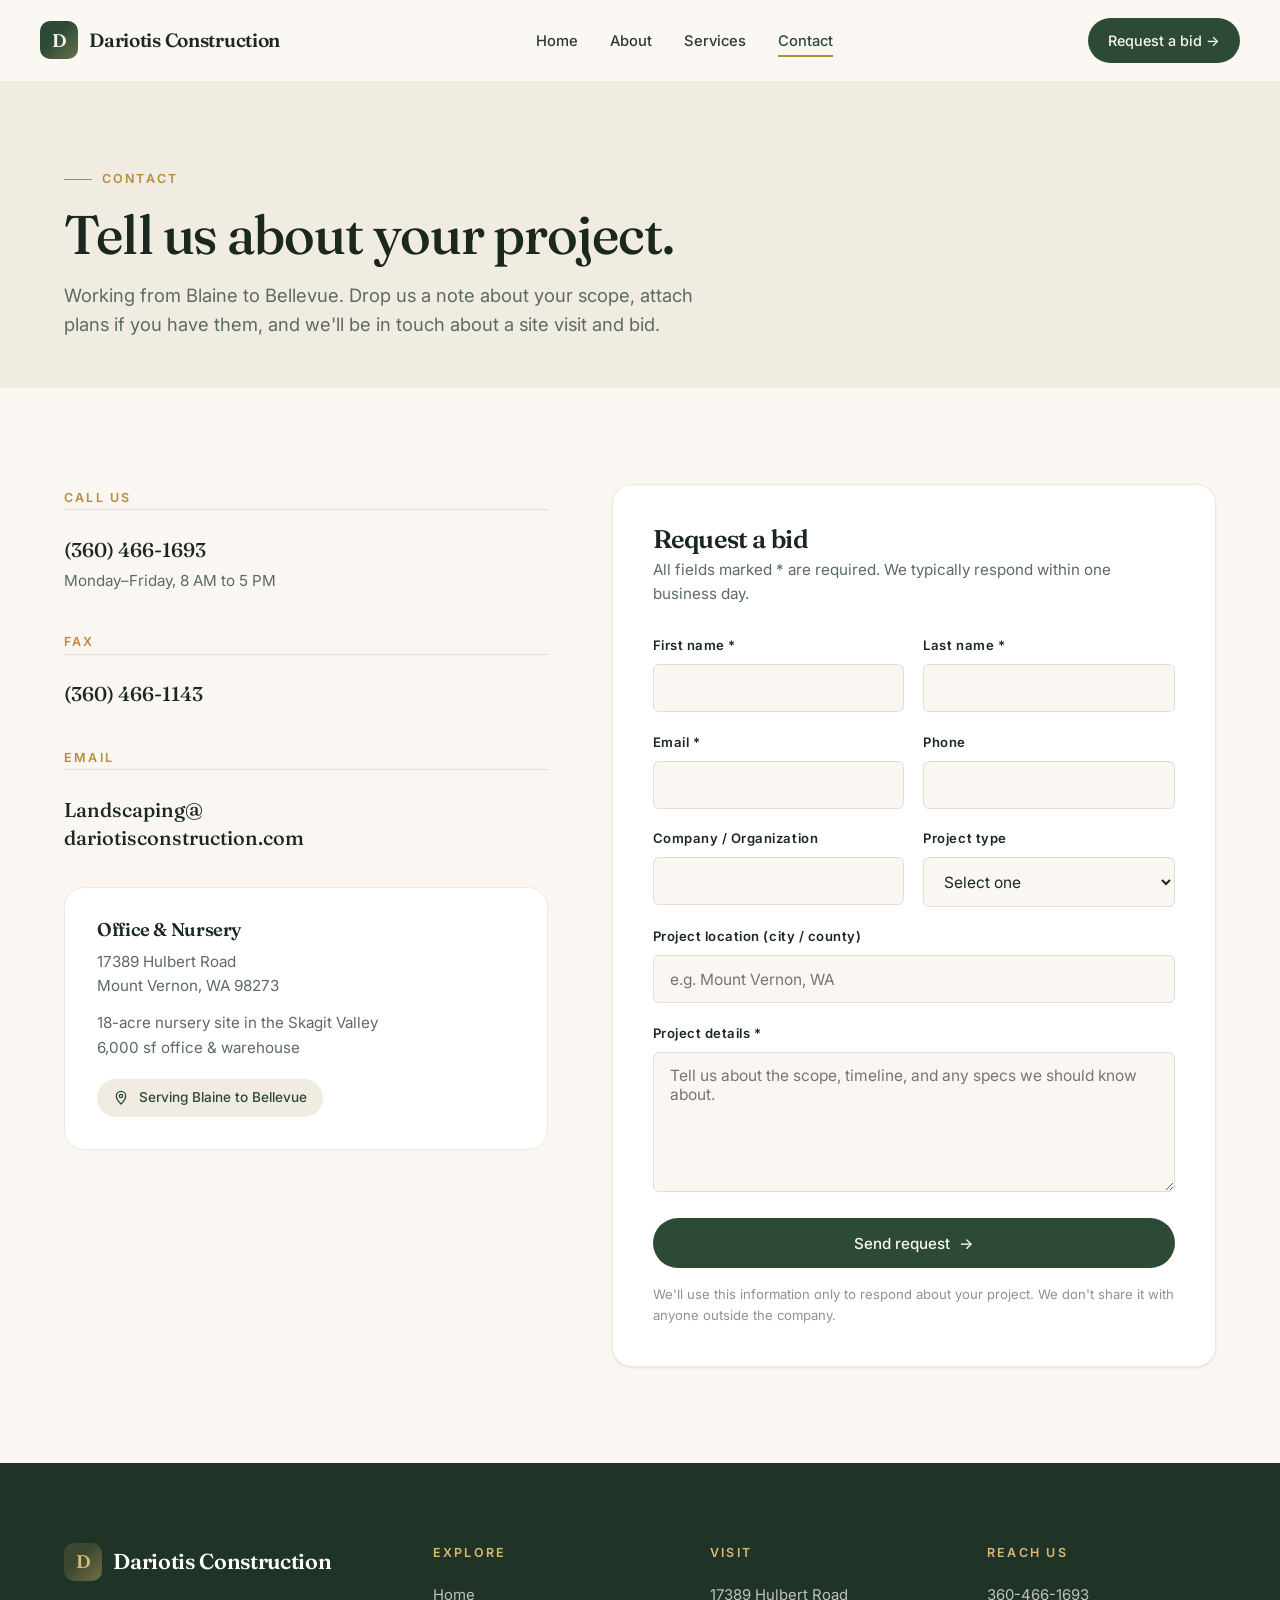
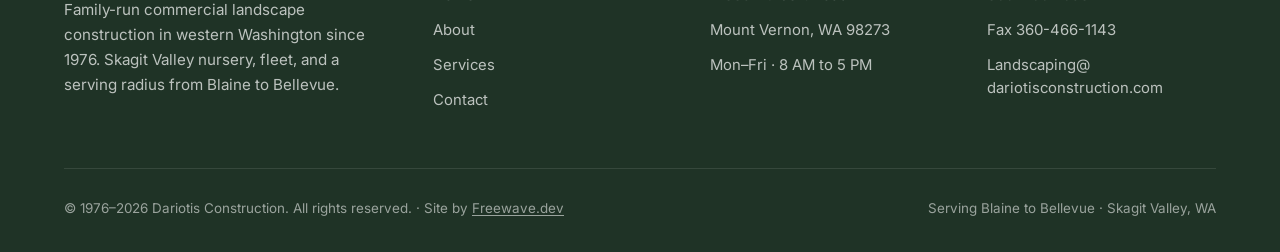
<file: contact.html>
<!DOCTYPE html>
<html lang="en">
<head>
<meta charset="UTF-8">
<meta name="viewport" content="width=device-width, initial-scale=1.0">
<title>Contact — Dariotis Construction</title>
<meta name="description" content="Call, email, or send us a project. Dariotis Construction · 17389 Hulbert Road, Mount Vernon, WA · (360) 466-1693.">
<link rel="canonical" href="https://k2t3u4.freewave.dev/contact">
<meta property="og:type" content="website">
<meta property="og:site_name" content="Dariotis Construction">
<meta property="og:locale" content="en_US">
<meta property="og:url" content="https://k2t3u4.freewave.dev/contact">
<meta property="og:title" content="Contact — Dariotis Construction">
<meta property="og:description" content="Call, email, or send us a project. Dariotis Construction · 17389 Hulbert Road, Mount Vernon, WA · (360) 466-1693.">
<meta property="og:image" content="https://media.freewave.dev/k2t3u4/og-image.jpg">
<meta property="og:image:secure_url" content="https://media.freewave.dev/k2t3u4/og-image.jpg">
<meta property="og:image:type" content="image/jpeg">
<meta property="og:image:width" content="1200">
<meta property="og:image:height" content="630">
<meta property="og:image:alt" content="Dariotis Construction — commercial landscape & site work in western Washington">
<meta name="twitter:card" content="summary_large_image">
<meta name="twitter:title" content="Contact — Dariotis Construction">
<meta name="twitter:description" content="Call, email, or send us a project. Dariotis Construction · Mount Vernon, WA · (360) 466-1693.">
<meta name="twitter:image" content="https://media.freewave.dev/k2t3u4/og-image.jpg">
<link rel="icon" href="/favicon.svg" type="image/svg+xml">
<link rel="stylesheet" href="styles.css">
</head>
<body>

<header class="site-header">
  <div class="container nav">
    <a href="index.html" class="brand">
      <span class="brand-mark">D</span>
      <span>Dariotis Construction</span>
    </a>
    <nav class="nav-menu" id="primary-nav">
      <ul class="nav-links">
        <li><a href="index.html">Home</a></li>
        <li><a href="about.html">About</a></li>
        <li><a href="services.html">Services</a></li>
        <li><a href="contact.html" class="active">Contact</a></li>
      </ul>
    </nav>
    <a href="contact.html" class="nav-cta">Request a bid →</a>
    <button class="nav-toggle" type="button" aria-label="Toggle menu" aria-expanded="false" aria-controls="primary-nav">
      <span></span><span></span><span></span>
    </button>
  </div>
</header>

<section class="page-hero">
  <div class="container">
    <span class="eyebrow fade-in">Contact</span>
    <h1 class="fade-in d-1">Tell us about your project.</h1>
    <p class="lede fade-in d-2">Working from Blaine to Bellevue. Drop us a note about your scope, attach plans if you have them, and we'll be in touch about a site visit and bid.</p>
  </div>
</section>

<section class="section">
  <div class="container">
    <div class="contact-grid">

      <div>
        <div class="contact-info-block">
          <span class="label">Call us</span>
          <div class="value"><a href="tel:+13604661693">(360) 466-1693</a></div>
          <p class="sub">Monday–Friday, 8 AM to 5 PM</p>
        </div>

        <div class="contact-info-block">
          <span class="label">Fax</span>
          <div class="value">(360) 466-1143</div>
        </div>

        <div class="contact-info-block">
          <span class="label">Email</span>
          <div class="value"><a href="mailto:Landscaping@dariotisconstruction.com">Landscaping@<br>dariotisconstruction.com</a></div>
        </div>

        <div class="location-card">
          <h4>Office &amp; Nursery</h4>
          <p>
            17389 Hulbert Road<br>
            Mount Vernon, WA 98273
          </p>
          <p style="margin-top:0.8rem">
            18-acre nursery site in the Skagit Valley<br>
            6,000 sf office &amp; warehouse
          </p>
          <div class="service-area">
            <svg width="16" height="16" viewBox="0 0 24 24" fill="none" stroke="currentColor" stroke-width="2"><path d="M12 21s-7-7-7-12a7 7 0 0 1 14 0c0 5-7 12-7 12z"/><circle cx="12" cy="9" r="2.5"/></svg>
            Serving Blaine to Bellevue
          </div>
        </div>
      </div>

      <form class="form" method="POST" action="https://freewave.dev/customer-form.php?id=k2t3u4">
        <input type="text" name="_website" value="" tabindex="-1" autocomplete="off" aria-hidden="true" class="honeypot">
        <input type="hidden" name="_form_type" value="quote-request">

        <h2 class="h3" style="margin-bottom:0.3rem">Request a bid</h2>
        <p style="color:var(--muted);font-size:0.95rem;margin-bottom:1.8rem">All fields marked * are required. We typically respond within one business day.</p>

        <div class="form-row">
          <div class="form-field">
            <label for="first_name">First name *</label>
            <input type="text" id="first_name" name="first_name" required maxlength="80">
          </div>
          <div class="form-field">
            <label for="last_name">Last name *</label>
            <input type="text" id="last_name" name="last_name" required maxlength="80">
          </div>
        </div>

        <div class="form-row">
          <div class="form-field">
            <label for="email">Email *</label>
            <input type="email" id="email" name="email" required maxlength="120">
          </div>
          <div class="form-field">
            <label for="phone">Phone</label>
            <input type="tel" id="phone" name="phone" maxlength="40">
          </div>
        </div>

        <div class="form-row">
          <div class="form-field">
            <label for="company">Company / Organization</label>
            <input type="text" id="company" name="company" maxlength="120">
          </div>
          <div class="form-field">
            <label for="project_type">Project type</label>
            <select id="project_type" name="project_type">
              <option value="">Select one</option>
              <option>Commercial landscape</option>
              <option>Park or municipal</option>
              <option>Athletic field</option>
              <option>Irrigation</option>
              <option>Earthwork &amp; grading</option>
              <option>Hydroseeding</option>
              <option>Green roof</option>
              <option>Other</option>
            </select>
          </div>
        </div>

        <div class="form-field">
          <label for="project_location">Project location (city / county)</label>
          <input type="text" id="project_location" name="project_location" maxlength="120" placeholder="e.g. Mount Vernon, WA">
        </div>

        <div class="form-field">
          <label for="message">Project details *</label>
          <textarea id="message" name="message" required minlength="10" placeholder="Tell us about the scope, timeline, and any specs we should know about."></textarea>
        </div>

        <button type="submit" class="btn btn-primary" style="width:100%;justify-content:center">Send request <span class="arrow">→</span></button>

        <p class="form-fineprint">We'll use this information only to respond about your project. We don't share it with anyone outside the company.</p>
      </form>

    </div>
  </div>
</section>

<footer class="footer">
  <div class="container">
    <div class="footer-grid">
      <div class="footer-brand">
        <div class="brand">
          <span class="brand-mark">D</span>
          <span>Dariotis Construction</span>
        </div>
        <p>Family-run commercial landscape construction in western Washington since 1976. Skagit Valley nursery, fleet, and a serving radius from Blaine to Bellevue.</p>
      </div>
      <div class="footer-col">
        <h5>Explore</h5>
        <ul>
          <li><a href="index.html">Home</a></li>
          <li><a href="about.html">About</a></li>
          <li><a href="services.html">Services</a></li>
          <li><a href="contact.html">Contact</a></li>
        </ul>
      </div>
      <div class="footer-col">
        <h5>Visit</h5>
        <ul>
          <li>17389 Hulbert Road</li>
          <li>Mount Vernon, WA 98273</li>
          <li>Mon–Fri · 8 AM to 5 PM</li>
        </ul>
      </div>
      <div class="footer-col">
        <h5>Reach us</h5>
        <ul>
          <li><a href="tel:+13604661693">360-466-1693</a></li>
          <li>Fax 360-466-1143</li>
          <li><a href="mailto:Landscaping@dariotisconstruction.com">Landscaping@<br>dariotisconstruction.com</a></li>
        </ul>
      </div>
    </div>
    <div class="footer-bottom">
      <span>© 1976–2026 Dariotis Construction. All rights reserved. &middot; Site by <a href="https://freewave.dev" target="_blank" rel="noopener" style="color:inherit;text-decoration:underline;text-underline-offset:2px">Freewave.dev</a></span>
      <span>Serving Blaine to Bellevue · Skagit Valley, WA</span>
    </div>
  </div>
</footer>

<script src="nav.js" defer></script>
</body>
</html>
</file>
<file: styles.css>
@import url('https://fonts.googleapis.com/css2?family=Fraunces:opsz,wght@9..144,400;9..144,500;9..144,600;9..144,700&family=Inter:wght@300;400;500;600;700&display=swap');

:root {
  --bg: #FAF7F2;
  --surface: #FFFFFF;
  --surface-2: #F1ECE2;
  --ink: #1B2820;
  --ink-soft: #2D3A30;
  --muted: #5C6B61;
  --muted-2: #8A958E;
  --green: #2D4A37;
  --green-deep: #1F3326;
  --green-light: #3F6B4F;
  --moss: #6B8F5C;
  --gold: #B98C3A;
  --gold-soft: #D9B872;
  --line: #E5DDD0;
  --line-soft: #EFE9DE;
  --shadow-sm: 0 1px 2px rgba(27, 40, 32, .04), 0 1px 3px rgba(27, 40, 32, .06);
  --shadow-md: 0 6px 24px rgba(27, 40, 32, .08), 0 2px 6px rgba(27, 40, 32, .04);
  --shadow-lg: 0 20px 60px rgba(27, 40, 32, .15), 0 8px 20px rgba(27, 40, 32, .06);
  --radius-sm: 6px;
  --radius: 12px;
  --radius-lg: 20px;
  --ease: cubic-bezier(.2, .7, .2, 1);
  --container: 1200px;
}

* { margin: 0; padding: 0; box-sizing: border-box; }

html { scroll-behavior: smooth; }

body {
  font-family: 'Inter', -apple-system, BlinkMacSystemFont, 'Segoe UI', sans-serif;
  background: var(--bg);
  color: var(--ink);
  line-height: 1.6;
  font-weight: 400;
  -webkit-font-smoothing: antialiased;
  text-rendering: optimizeLegibility;
}

img { max-width: 100%; display: block; }

a { color: inherit; text-decoration: none; }

.container {
  max-width: var(--container);
  margin: 0 auto;
  padding: 0 1.5rem;
}

.container-narrow {
  max-width: 880px;
  margin: 0 auto;
  padding: 0 1.5rem;
}

h1, h2, h3, h4 {
  font-family: 'Fraunces', Georgia, serif;
  font-weight: 500;
  letter-spacing: -0.02em;
  line-height: 1.1;
  color: var(--ink);
}

.display {
  font-size: clamp(2.5rem, 6vw, 4.75rem);
  font-weight: 500;
  line-height: 1.04;
  letter-spacing: -0.03em;
}

.h2 {
  font-size: clamp(1.85rem, 3.6vw, 2.85rem);
  font-weight: 500;
  letter-spacing: -0.025em;
}

.h3 {
  font-size: clamp(1.3rem, 2vw, 1.6rem);
  font-weight: 600;
  letter-spacing: -0.015em;
}

.eyebrow {
  font-family: 'Inter', sans-serif;
  font-size: 0.78rem;
  font-weight: 600;
  letter-spacing: 0.18em;
  text-transform: uppercase;
  color: var(--gold);
  display: inline-flex;
  align-items: center;
  gap: 0.6rem;
}

.eyebrow::before {
  content: '';
  width: 28px;
  height: 1px;
  background: var(--gold);
  display: inline-block;
}

.lede {
  font-size: clamp(1.05rem, 1.4vw, 1.2rem);
  color: var(--muted);
  line-height: 1.6;
  max-width: 56ch;
}

.site-header {
  position: sticky;
  top: 0;
  z-index: 50;
  background: rgba(250, 247, 242, .82);
  backdrop-filter: saturate(1.4) blur(14px);
  -webkit-backdrop-filter: saturate(1.4) blur(14px);
  border-bottom: 1px solid var(--line-soft);
}

.nav {
  display: flex;
  align-items: center;
  justify-content: space-between;
  padding: 1.1rem 0;
}

.brand {
  display: inline-flex;
  align-items: center;
  gap: 0.7rem;
  font-family: 'Fraunces', serif;
  font-weight: 600;
  font-size: 1.2rem;
  letter-spacing: -0.015em;
  color: var(--ink);
}

.brand-mark {
  width: 38px;
  height: 38px;
  border-radius: 10px;
  background: var(--green);
  color: var(--bg);
  display: inline-flex;
  align-items: center;
  justify-content: center;
  font-family: 'Fraunces', serif;
  font-weight: 600;
  font-size: 1.15rem;
  letter-spacing: -0.02em;
  position: relative;
  overflow: hidden;
}

.brand-mark::after {
  content: '';
  position: absolute;
  inset: 0;
  background: linear-gradient(135deg, transparent 40%, rgba(217, 184, 114, .35) 100%);
}

.nav-links {
  display: flex;
  align-items: center;
  gap: 2rem;
  list-style: none;
}

.nav-links a {
  font-size: 0.92rem;
  font-weight: 500;
  color: var(--ink-soft);
  transition: color 0.2s var(--ease);
  position: relative;
  padding: 0.3rem 0;
}

.nav-links a:hover,
.nav-links a.active {
  color: var(--green);
}

.nav-links a.active::after {
  content: '';
  position: absolute;
  left: 0;
  right: 0;
  bottom: -0.2rem;
  height: 2px;
  background: var(--gold);
}

.nav-cta {
  display: inline-flex;
  align-items: center;
  gap: 0.5rem;
  padding: 0.7rem 1.25rem;
  background: var(--green);
  color: var(--bg);
  border-radius: 999px;
  font-size: 0.9rem;
  font-weight: 500;
  transition: transform 0.25s var(--ease), background 0.25s var(--ease), box-shadow 0.25s var(--ease);
}

.nav-cta:hover {
  background: var(--green-deep);
  transform: translateY(-1px);
  box-shadow: var(--shadow-md);
}

/* Mobile nav toggle (hamburger) — hidden on desktop */
.nav-toggle {
  display: none;
  flex-direction: column;
  justify-content: center;
  gap: 5px;
  width: 44px;
  height: 44px;
  padding: 0;
  background: none;
  border: none;
  cursor: pointer;
  -webkit-tap-highlight-color: transparent;
}

.nav-toggle span {
  display: block;
  width: 24px;
  height: 2px;
  margin: 0 auto;
  background: var(--ink);
  border-radius: 2px;
  transition: transform 0.25s var(--ease), opacity 0.2s var(--ease);
}

.site-header.menu-open .nav-toggle span:nth-child(1) { transform: translateY(7px) rotate(45deg); }
.site-header.menu-open .nav-toggle span:nth-child(2) { opacity: 0; }
.site-header.menu-open .nav-toggle span:nth-child(3) { transform: translateY(-7px) rotate(-45deg); }

.btn {
  display: inline-flex;
  align-items: center;
  gap: 0.55rem;
  padding: 0.95rem 1.6rem;
  border-radius: 999px;
  font-weight: 500;
  font-size: 0.95rem;
  transition: transform 0.25s var(--ease), background 0.25s var(--ease), color 0.25s var(--ease), box-shadow 0.25s var(--ease);
  border: none;
  cursor: pointer;
  font-family: inherit;
}

.btn-primary {
  background: var(--green);
  color: var(--bg);
}

.btn-primary:hover {
  background: var(--green-deep);
  transform: translateY(-2px);
  box-shadow: var(--shadow-md);
}

.btn-ghost {
  background: transparent;
  color: var(--ink);
  border: 1px solid var(--line);
}

.btn-ghost:hover {
  background: var(--surface);
  border-color: var(--ink-soft);
  transform: translateY(-2px);
}

.btn-gold {
  background: var(--gold);
  color: var(--ink);
}

.btn-gold:hover {
  background: var(--gold-soft);
  transform: translateY(-2px);
  box-shadow: var(--shadow-md);
}

.btn .arrow {
  transition: transform 0.25s var(--ease);
  display: inline-block;
}

.btn:hover .arrow { transform: translateX(4px); }

.hero {
  position: relative;
  min-height: 88vh;
  display: flex;
  align-items: center;
  overflow: hidden;
  isolation: isolate;
  padding: 6rem 0 5rem;
}

.hero-bg {
  position: absolute;
  inset: 0;
  z-index: -2;
  background: url('https://media.freewave.dev/k2t3u4/images/formal-garden-estate.webp') center/cover no-repeat;
  transform: scale(1.04);
  animation: heroZoom 18s var(--ease) forwards;
}

@keyframes heroZoom {
  to { transform: scale(1); }
}

.hero-overlay {
  position: absolute;
  inset: 0;
  z-index: -1;
  background:
    linear-gradient(180deg, rgba(15, 28, 21, 0.25) 0%, rgba(15, 28, 21, 0.55) 60%, rgba(15, 28, 21, 0.75) 100%),
    linear-gradient(90deg, rgba(15, 28, 21, 0.55) 0%, transparent 60%);
}

.hero-inner {
  color: #fff;
  max-width: 760px;
  animation: fadeUp 1s var(--ease) both;
}

.hero .eyebrow {
  color: var(--gold-soft);
  margin-bottom: 1.4rem;
}

.hero .eyebrow::before { background: var(--gold-soft); }

.hero h1 {
  color: #fff;
  margin-bottom: 1.4rem;
}

.hero .lede {
  color: rgba(255, 255, 255, .85);
  font-size: clamp(1.1rem, 1.5vw, 1.3rem);
  margin-bottom: 2.2rem;
}

.hero-actions {
  display: flex;
  flex-wrap: wrap;
  gap: 0.9rem;
}

.hero-meta {
  position: absolute;
  bottom: 2.5rem;
  right: 1.5rem;
  display: flex;
  gap: 2.5rem;
  color: rgba(255, 255, 255, .9);
  z-index: 2;
  animation: fadeUp 1s 0.3s var(--ease) both;
}

.hero-meta-item {
  text-align: right;
}

.hero-meta-item .num {
  font-family: 'Fraunces', serif;
  font-size: 2.1rem;
  line-height: 1;
  color: var(--gold-soft);
  display: block;
  margin-bottom: 0.25rem;
  font-weight: 500;
}

.hero-meta-item .label {
  font-size: 0.78rem;
  letter-spacing: 0.14em;
  text-transform: uppercase;
  opacity: 0.78;
}

@keyframes fadeUp {
  from { opacity: 0; transform: translateY(28px); }
  to   { opacity: 1; transform: translateY(0); }
}

.section {
  padding: 6rem 0;
}

.section-tight {
  padding: 4rem 0;
}

.section-dark {
  background: var(--green-deep);
  color: rgba(255, 255, 255, .9);
}

.section-dark h1, .section-dark h2, .section-dark h3 { color: #fff; }
.section-dark .lede { color: rgba(255, 255, 255, .75); }
.section-dark .eyebrow { color: var(--gold-soft); }
.section-dark .eyebrow::before { background: var(--gold-soft); }

.section-cream {
  background: var(--surface-2);
}

.section-head {
  margin-bottom: 3.5rem;
  max-width: 720px;
}

.section-head .eyebrow { margin-bottom: 1rem; }
.section-head h2 { margin-bottom: 1.1rem; }

.intro-grid {
  display: grid;
  grid-template-columns: 1fr 1fr;
  gap: 5rem;
  align-items: center;
}

.intro-text h2 { margin-bottom: 1.4rem; }
.intro-text p + p { margin-top: 1rem; }
.intro-text .lede { margin-bottom: 1.8rem; }

.intro-media {
  position: relative;
  border-radius: var(--radius-lg);
  overflow: hidden;
  box-shadow: var(--shadow-lg);
  aspect-ratio: 4/5;
}

.intro-media img {
  width: 100%;
  height: 100%;
  object-fit: cover;
  transition: transform 1.2s var(--ease);
}

.intro-media:hover img { transform: scale(1.04); }

.intro-media-badge {
  position: absolute;
  bottom: 1.4rem;
  left: 1.4rem;
  right: 1.4rem;
  background: rgba(250, 247, 242, .95);
  backdrop-filter: blur(10px);
  border-radius: var(--radius);
  padding: 1.1rem 1.3rem;
  font-size: 0.92rem;
  color: var(--ink);
  display: flex;
  align-items: center;
  gap: 0.9rem;
}

.intro-media-badge .year {
  font-family: 'Fraunces', serif;
  font-size: 1.8rem;
  color: var(--green);
  line-height: 1;
  font-weight: 500;
}

.intro-media-badge .label {
  font-size: 0.82rem;
  color: var(--muted);
  line-height: 1.3;
}

.services-grid {
  display: grid;
  grid-template-columns: repeat(3, 1fr);
  gap: 1.5rem;
}

.service-card {
  background: var(--surface);
  border: 1px solid var(--line-soft);
  border-radius: var(--radius-lg);
  padding: 2rem 1.8rem 2.2rem;
  transition: transform 0.35s var(--ease), box-shadow 0.35s var(--ease), border-color 0.35s var(--ease);
  position: relative;
  overflow: hidden;
}

.service-card::before {
  content: '';
  position: absolute;
  top: 0;
  left: 0;
  right: 0;
  height: 3px;
  background: var(--gold);
  transform: scaleX(0);
  transform-origin: left;
  transition: transform 0.5s var(--ease);
}

.service-card:hover {
  transform: translateY(-6px);
  border-color: var(--line);
  box-shadow: var(--shadow-md);
}

.service-card:hover::before { transform: scaleX(1); }

.service-icon {
  width: 52px;
  height: 52px;
  border-radius: 14px;
  background: var(--surface-2);
  color: var(--green);
  display: inline-flex;
  align-items: center;
  justify-content: center;
  margin-bottom: 1.4rem;
  transition: background 0.3s var(--ease), color 0.3s var(--ease);
}

.service-card:hover .service-icon {
  background: var(--green);
  color: var(--gold-soft);
}

.service-icon svg { width: 26px; height: 26px; }

.service-card h3 {
  font-family: 'Fraunces', serif;
  font-size: 1.3rem;
  font-weight: 600;
  margin-bottom: 0.7rem;
  letter-spacing: -0.015em;
}

.service-card p {
  color: var(--muted);
  font-size: 0.95rem;
  line-height: 1.6;
}

.cta-band {
  background:
    linear-gradient(135deg, rgba(31, 51, 38, 0.92) 0%, rgba(31, 51, 38, 0.86) 100%),
    url('https://media.freewave.dev/k2t3u4/images/flowerbed-lawn-design.webp') center/cover no-repeat;
  color: #fff;
  border-radius: var(--radius-lg);
  padding: 3.5rem 3rem;
  display: grid;
  grid-template-columns: 1fr auto;
  align-items: center;
  gap: 2rem;
  position: relative;
  overflow: hidden;
}

.cta-band h2 {
  color: #fff;
  font-size: clamp(1.6rem, 2.8vw, 2.2rem);
  margin-bottom: 0.6rem;
}

.cta-band p {
  color: rgba(255, 255, 255, .82);
  max-width: 50ch;
  font-size: 1rem;
}

.stats {
  display: grid;
  grid-template-columns: repeat(4, 1fr);
  gap: 1.5rem;
}

.stat {
  text-align: left;
  padding: 1.6rem 0;
  border-top: 1px solid rgba(255, 255, 255, .12);
}

.stat .num {
  font-family: 'Fraunces', serif;
  font-size: clamp(2.4rem, 4vw, 3.2rem);
  line-height: 1;
  color: var(--gold-soft);
  font-weight: 500;
  display: block;
  margin-bottom: 0.7rem;
}

.stat .label {
  font-size: 0.85rem;
  letter-spacing: 0.06em;
  color: rgba(255, 255, 255, .7);
  line-height: 1.4;
}

.values {
  display: grid;
  grid-template-columns: repeat(3, 1fr);
  gap: 2.5rem;
}

.value {
  border-top: 1px solid var(--line);
  padding-top: 1.6rem;
}

.value-num {
  font-family: 'Fraunces', serif;
  font-size: 0.95rem;
  color: var(--gold);
  letter-spacing: 0.1em;
  margin-bottom: 0.7rem;
  display: block;
  font-weight: 600;
}

.value h3 {
  font-size: 1.25rem;
  font-weight: 600;
  margin-bottom: 0.7rem;
}

.value p {
  color: var(--muted);
  font-size: 0.95rem;
}

.equipment-list {
  list-style: none;
  display: grid;
  grid-template-columns: repeat(2, 1fr);
  gap: 0.7rem 2rem;
}

.equipment-list li {
  display: flex;
  align-items: flex-start;
  gap: 0.85rem;
  padding: 0.85rem 0;
  border-bottom: 1px solid var(--line-soft);
  font-size: 0.98rem;
}

.equipment-list li::before {
  content: '';
  width: 6px;
  height: 6px;
  border-radius: 50%;
  background: var(--gold);
  margin-top: 0.65rem;
  flex-shrink: 0;
}

.profile {
  display: grid;
  grid-template-columns: 1fr 2fr;
  gap: 3rem;
  align-items: center;
  background: var(--surface);
  border: 1px solid var(--line-soft);
  border-radius: var(--radius-lg);
  padding: 2.5rem;
}

.profile-photo {
  width: 100%;
  aspect-ratio: 1;
  border-radius: var(--radius);
  overflow: hidden;
  background: var(--surface-2);
}

.profile-photo img { width: 100%; height: 100%; object-fit: cover; }

.profile-text h3 {
  font-size: 1.6rem;
  margin-bottom: 0.3rem;
}

.profile-role {
  color: var(--gold);
  font-size: 0.85rem;
  letter-spacing: 0.14em;
  text-transform: uppercase;
  font-weight: 600;
  margin-bottom: 1.2rem;
  display: block;
}

.profile-text p { color: var(--muted); }

.services-detailed {
  display: grid;
  grid-template-columns: repeat(2, 1fr);
  gap: 1.2rem;
}

.service-row {
  background: var(--surface);
  border: 1px solid var(--line-soft);
  border-radius: var(--radius);
  padding: 1.6rem 1.8rem;
  display: flex;
  gap: 1.2rem;
  align-items: flex-start;
  transition: border-color 0.3s var(--ease), transform 0.3s var(--ease);
}

.service-row:hover {
  border-color: var(--green);
  transform: translateY(-2px);
}

.service-row-num {
  font-family: 'Fraunces', serif;
  font-weight: 500;
  font-size: 1.15rem;
  color: var(--gold);
  line-height: 1.2;
  flex-shrink: 0;
  padding-top: 0.15rem;
  min-width: 2.2rem;
}

.service-row h3 {
  font-size: 1.1rem;
  font-weight: 600;
  margin-bottom: 0.35rem;
}

.service-row p {
  color: var(--muted);
  font-size: 0.92rem;
  line-height: 1.55;
}

.feature-row {
  display: grid;
  grid-template-columns: 1fr 1fr;
  gap: 4rem;
  align-items: center;
  margin-bottom: 5rem;
}

.feature-row:last-child { margin-bottom: 0; }

.feature-row.reverse { direction: rtl; }
.feature-row.reverse > * { direction: ltr; }

.feature-media {
  border-radius: var(--radius-lg);
  overflow: hidden;
  aspect-ratio: 4/3;
  box-shadow: var(--shadow-md);
}

.feature-media img {
  width: 100%; height: 100%; object-fit: cover;
  transition: transform 1s var(--ease);
}

.feature-media:hover img { transform: scale(1.05); }

.feature-text h3 {
  font-size: clamp(1.6rem, 2.6vw, 2.1rem);
  margin-bottom: 1rem;
  font-weight: 500;
}

.feature-text p { color: var(--muted); margin-bottom: 1rem; }

.checklist {
  list-style: none;
  margin-top: 1.6rem;
}

.checklist li {
  display: flex;
  align-items: flex-start;
  gap: 0.75rem;
  padding: 0.55rem 0;
  color: var(--ink-soft);
  font-size: 0.97rem;
}

.checklist li svg {
  width: 18px;
  height: 18px;
  color: var(--green);
  flex-shrink: 0;
  margin-top: 0.2rem;
}

.contact-grid {
  display: grid;
  grid-template-columns: 1fr 1.25fr;
  gap: 4rem;
  align-items: start;
}

.contact-info-block {
  margin-bottom: 2.2rem;
}

.contact-info-block .label {
  font-size: 0.78rem;
  letter-spacing: 0.18em;
  text-transform: uppercase;
  color: var(--gold);
  font-weight: 600;
  margin-bottom: 0.65rem;
}

.contact-info-block .value {
  font-family: 'Fraunces', serif;
  font-size: 1.25rem;
  color: var(--ink);
  line-height: 1.4;
  font-weight: 500;
}

.contact-info-block a:hover { color: var(--green); }

.contact-info-block .sub {
  color: var(--muted);
  font-size: 0.95rem;
  margin-top: 0.3rem;
}

.form {
  background: var(--surface);
  border: 1px solid var(--line-soft);
  border-radius: var(--radius-lg);
  padding: 2.5rem;
  box-shadow: var(--shadow-sm);
}

.form-row {
  display: grid;
  grid-template-columns: 1fr 1fr;
  gap: 1.2rem;
}

.form-field {
  margin-bottom: 1.2rem;
}

.form-field label {
  display: block;
  font-size: 0.82rem;
  font-weight: 600;
  letter-spacing: 0.04em;
  color: var(--ink);
  margin-bottom: 0.5rem;
}

.form-field input,
.form-field select,
.form-field textarea {
  width: 100%;
  background: var(--bg);
  border: 1px solid var(--line);
  border-radius: var(--radius-sm);
  padding: 0.85rem 1rem;
  font-size: 0.97rem;
  font-family: inherit;
  color: var(--ink);
  transition: border-color 0.2s var(--ease), background 0.2s var(--ease), box-shadow 0.2s var(--ease);
}

.form-field input:focus,
.form-field select:focus,
.form-field textarea:focus {
  outline: none;
  border-color: var(--green);
  background: var(--surface);
  box-shadow: 0 0 0 3px rgba(45, 74, 55, .12);
}

.form-field textarea { resize: vertical; min-height: 140px; }

.form-fineprint {
  font-size: 0.82rem;
  color: var(--muted-2);
  margin-top: 1rem;
}

.honeypot {
  position: absolute;
  left: -9999px;
  width: 1px;
  height: 1px;
  overflow: hidden;
}

.page-hero {
  padding: 5rem 0 3rem;
  background: var(--surface-2);
  position: relative;
  overflow: hidden;
}

.page-hero .eyebrow { margin-bottom: 1rem; }
.page-hero h1 {
  font-size: clamp(2.2rem, 4.5vw, 3.4rem);
  margin-bottom: 1rem;
  font-weight: 500;
}
.page-hero .lede { font-size: 1.15rem; }

.page-hero-image {
  margin-top: 3rem;
  border-radius: var(--radius-lg);
  overflow: hidden;
  aspect-ratio: 21/9;
  box-shadow: var(--shadow-md);
}

.page-hero-image img { width: 100%; height: 100%; object-fit: cover; }

.location-card {
  background: var(--surface);
  border: 1px solid var(--line-soft);
  border-radius: var(--radius-lg);
  padding: 2rem;
  margin-top: 1rem;
}

.location-card h4 {
  font-family: 'Fraunces', serif;
  font-size: 1.15rem;
  font-weight: 600;
  margin-bottom: 0.6rem;
}

.location-card p { color: var(--muted); font-size: 0.95rem; }

.service-area {
  display: inline-flex;
  align-items: center;
  gap: 0.65rem;
  padding: 0.5rem 1rem;
  background: var(--surface-2);
  border-radius: 999px;
  font-size: 0.85rem;
  font-weight: 500;
  color: var(--green);
  margin-top: 1.2rem;
}

.footer {
  background: var(--green-deep);
  color: rgba(255, 255, 255, .78);
  padding: 5rem 0 2rem;
  margin-top: 0;
}

.footer-grid {
  display: grid;
  grid-template-columns: 1.4fr 1fr 1fr 1fr;
  gap: 3rem;
  margin-bottom: 3.5rem;
}

.footer-brand .brand {
  color: #fff;
  font-size: 1.35rem;
  margin-bottom: 1rem;
}

.footer-brand .brand-mark {
  background: rgba(217, 184, 114, .15);
  color: var(--gold-soft);
}

.footer-brand p {
  font-size: 0.95rem;
  color: rgba(255, 255, 255, .7);
  max-width: 32ch;
  line-height: 1.65;
}

.footer-col h5 {
  font-family: 'Inter', sans-serif;
  font-size: 0.78rem;
  letter-spacing: 0.18em;
  text-transform: uppercase;
  color: var(--gold-soft);
  font-weight: 600;
  margin-bottom: 1.3rem;
}

.footer-col ul {
  list-style: none;
  display: flex;
  flex-direction: column;
  gap: 0.7rem;
}

.footer-col li a, .footer-col li {
  color: rgba(255, 255, 255, .7);
  font-size: 0.93rem;
  transition: color 0.2s var(--ease);
}

.footer-col a:hover { color: var(--gold-soft); }

.footer-bottom {
  border-top: 1px solid rgba(255, 255, 255, .1);
  padding-top: 1.8rem;
  display: flex;
  justify-content: space-between;
  align-items: center;
  flex-wrap: wrap;
  gap: 1rem;
  font-size: 0.84rem;
  color: rgba(255, 255, 255, .55);
}

.footer-bottom a { color: rgba(255, 255, 255, .55); }
.footer-bottom a:hover { color: var(--gold-soft); }

.fade-in { animation: fadeUp 0.9s var(--ease) both; }
.fade-in.d-1 { animation-delay: 0.1s; }
.fade-in.d-2 { animation-delay: 0.2s; }
.fade-in.d-3 { animation-delay: 0.3s; }
.fade-in.d-4 { animation-delay: 0.4s; }

@media (max-width: 960px) {
  /* Swap the header CTA for a hamburger menu */
  .nav-cta { display: none; }

  /* Center the brand; pin the hamburger to the right */
  .nav {
    display: grid;
    grid-template-columns: 1fr auto 1fr;
    align-items: center;
  }
  .brand { grid-column: 2; justify-self: center; }
  .nav-toggle { display: flex; grid-column: 3; justify-self: end; }

  .nav-menu {
    position: absolute;
    top: 100%;
    left: 0;
    right: 0;
    background: rgba(250, 247, 242, 0.97);
    backdrop-filter: saturate(1.4) blur(14px);
    -webkit-backdrop-filter: saturate(1.4) blur(14px);
    border-bottom: 1px solid var(--line-soft);
    box-shadow: var(--shadow-md);
    opacity: 0;
    visibility: hidden;
    transform: translateY(-8px);
    transition: opacity 0.25s var(--ease), transform 0.25s var(--ease), visibility 0.25s var(--ease);
  }
  .site-header.menu-open .nav-menu {
    opacity: 1;
    visibility: visible;
    transform: none;
  }
  .nav-menu .nav-links {
    flex-direction: column;
    align-items: stretch;
    gap: 0;
    padding: 0.5rem 0;
  }
  .nav-menu .nav-links a {
    display: block;
    padding: 0.95rem 1.5rem;
    font-size: 1rem;
  }
  .nav-menu .nav-links a.active::after { display: none; }

  .intro-grid, .feature-row, .contact-grid {
    grid-template-columns: 1fr;
    gap: 2.5rem;
  }
  .feature-row.reverse { direction: ltr; }
  .services-grid, .stats, .values, .services-detailed {
    grid-template-columns: 1fr 1fr;
  }
  .footer-grid { grid-template-columns: 1fr 1fr; }
  .cta-band { grid-template-columns: 1fr; padding: 2.5rem 2rem; }
  .hero-meta { display: none; }
  .profile { grid-template-columns: 1fr; padding: 1.8rem; }
  .form-row { grid-template-columns: 1fr; }
  .equipment-list { grid-template-columns: 1fr; }
}

@media (max-width: 600px) {
  .services-grid, .stats, .values, .services-detailed, .footer-grid {
    grid-template-columns: 1fr;
  }
  .nav-cta { padding: 0.55rem 1rem; font-size: 0.85rem; }
  .section { padding: 4rem 0; }
  .hero { min-height: 78vh; padding: 4rem 0; }
  .form { padding: 1.6rem; }
}
</file>
